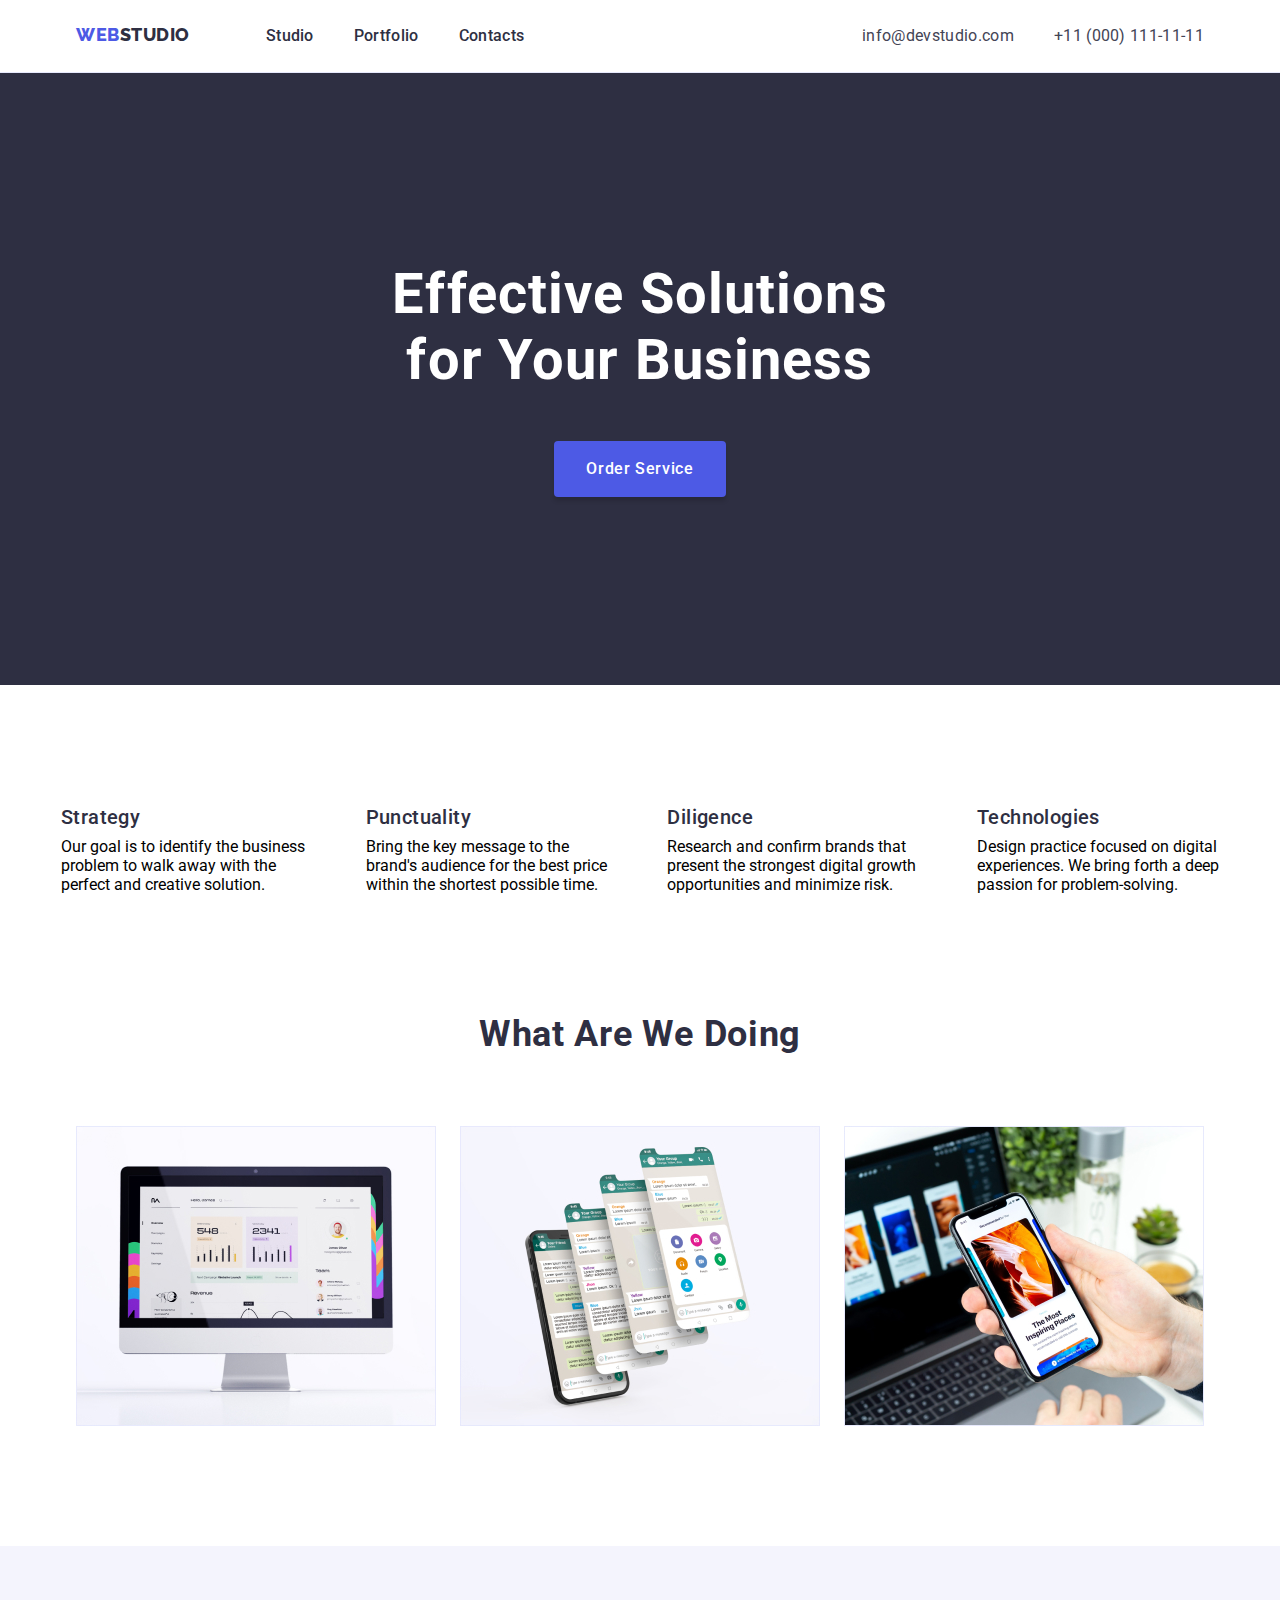
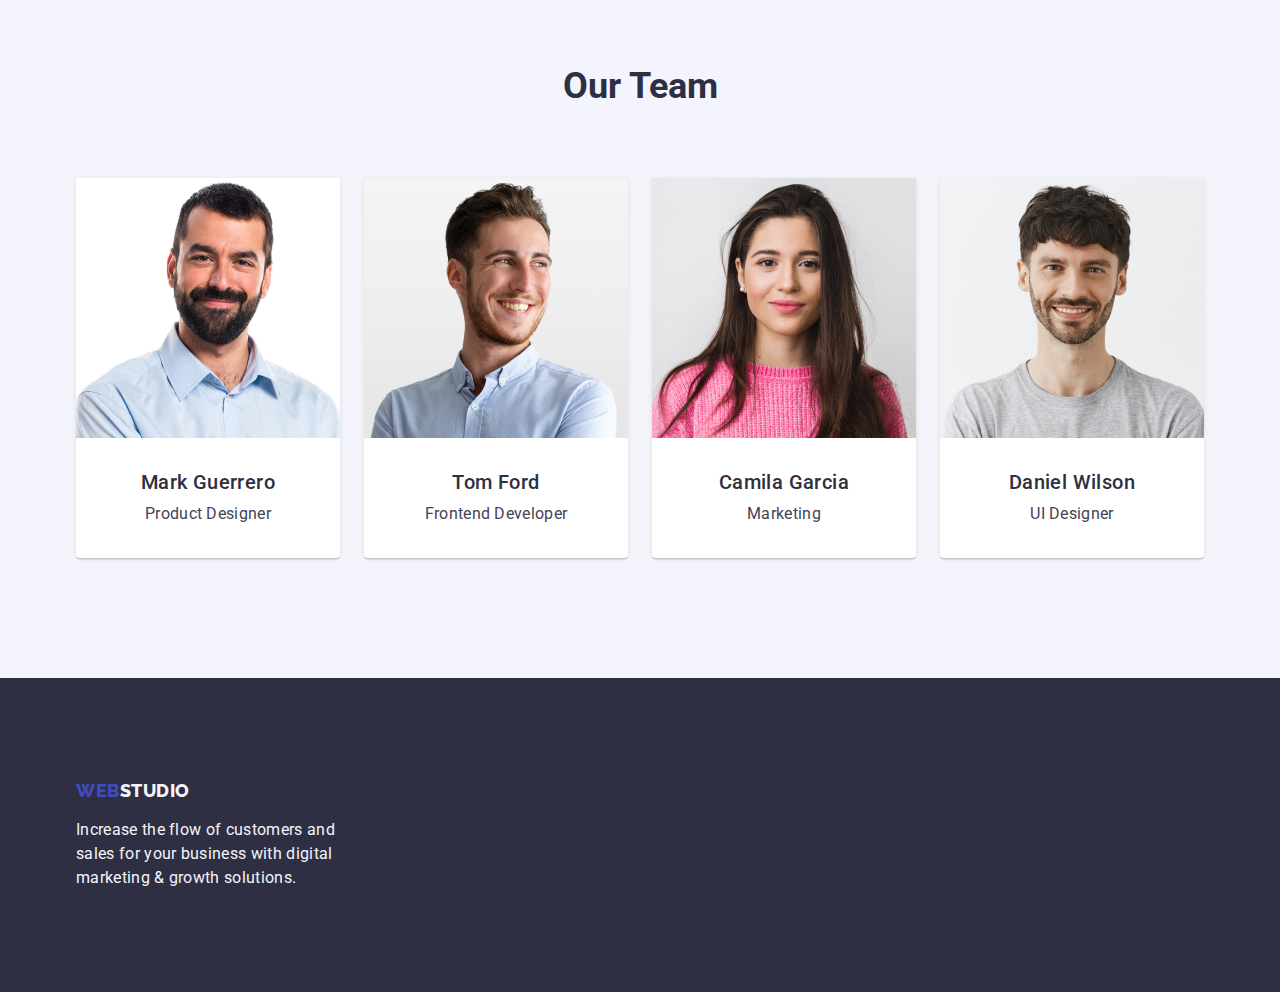
<file: index.html>
<!DOCTYPE html>
<html lang="en">

<head>
    <meta charset="UTF-8">
    <meta name="viewport" content="width=device-width, initial-scale=1.0" />
    <title>main page</title>
    <link rel="stylesheet" href="css/styles.css" />
    <link rel="preconnect" href="https://fonts.googleapis.com">
    <link rel="preconnect" href="https://fonts.gstatic.com" crossorigin>
    <link href="https://fonts.googleapis.com/css2?family=Raleway:wght@800&family=Roboto:wght@400;500;700;900&display=swap" rel="stylesheet">
</head>
<body>
    <!-- Header Section -->
    <header class="main-header">
        <div class="container header-container">
            <nav class=" nav-header">
            <div class="nav-logo">
                <a class="nav-logo-link" href="index.html">WEB<span class="studio">STUDIO</span></a>
            </div>
            <ul class="nav-list">
                <li class="nav-list-item">
                    <a class="nav-list-link" href="index.html">Studio</a>
                </li>
                <li class="nav-list-item">
                    <a class="nav-list-link" href="portfolio.html">Portfolio</a>
                </li>
                <li class="nav-list-item">
                    <a class="nav-list-link" href="index.html">Contacts</a>
                </li>
            </ul>
        </nav>
        <address class="address">
            <ul class="address-list">
                <li class="address-list-item">
                    <a class="address-list-link" href="mailto:info@devstudio.com">info@devstudio.com</a>
                </li>
                <li class="address-list-item">
                    <a class="address-list-link" href="tel:+110001111111">+11 (000) 111-11-11</a>
                </li>
            </ul>
        </address>
    </div>
    </header>
    <!-- Main Section -->
    <main class="main">
        <section class="hero">
            <div class="container hero-container">
           <h1 class="hero-title">Effective Solutions <br>for Your Business</h1>
           <button class="hero-button" type="button">Order Service</button>
            </div>
        </section>
        <section class="features">
            <div class="container features-container">
                <h2 hidden="" class="features-title">Features</h2>
                <ul class="features-list">
                    <li class="features-list-item">
                        <h3 class="features-list-title">Strategy</h3>
                        <p class="features-item-description">Our goal is to identify the business <br>problem to walk
                            away with the <br>perfect and creative solution.</p>
                    </li>
                    <li class="features-list-item">
                        <h3 class="features-list-title">Punctuality</h3>
                        <p class="features-item-description">Bring the key message to the <br>brand's audience for the best
                            price <br>within the shortest possible time.</p>
                    </li>
                    <li class="features-list-item">
                        <h3 class="features-list-title">Diligence</h3>
                        <p class="features-item-description">Research and confirm brands that <br>present the strongest
                            digital growth <br>opportunities and minimize risk.</p>
                    </li>
                    <li class="features-list-item">
                        <h3 class="features-list-title">Technologies</h3>
                        <p class="features-item-description">Design practice focused on digital <br>experiences. We
                            bring forth a deep <br>passion for problem-solving.</p>
                    </li>
                </ul>
            </div>
        </section>
        <section class="services">
            <div class="container services-container">
            <h2 class="services-title">What are we doing</h2>
                <ul class="services-list">
                    <li class="services-list-images">
                        <img src="./images/images-main/imgi1.jpg" alt="images" width="360px">
                    </li>
                    <li class="body-header-images-list">
                        <img src="./images/images-main/imgi2.jpg" alt="images" width="360px">
                    </li>
                    <li class="body-header-images-list">
                        <img src="./images/images-main/imgi3.jpg" alt="images" width="360px">
                    </li>
                </ul>
            </div>
        </section>

        <section class="team">
            <div class="container team-container">
            <h2 class="team-title" width="162px">Our Team</h2>
            <ul class="team-list">
                <li class="team-list-images">
                    <img class="card"  src="./images/images-main/imgi4.jpg" alt="images" width="264px">
                    <div class="team-list-title-container">
                        <h3 class="team-list-title">Mark Guerrero</h3>
                        <p class="team-list-description">Product Designer</p>
                    </div>
                    
                </li>
                <li class="team-list-images">
                    <img class="card"  src="./images/images-main/imgi5.jpg" alt="images" width="264px">
                    <div class="team-list-title-container">
                        <h3 class="team-list-title">Tom Ford</h3>
                        <p class="team-list-description">Frontend Developer</p>
                    </div>
                    
                </li>
                <li class="team-list-images">
                    <img class="card" src="./images/images-main/imgi6.jpg" alt="images" width="264px">
                    <div class="team-list-title-container">
                        <h3 class="team-list-title">Camila Garcia</h3>
                        <p class="team-list-description">Marketing</p>
                    </div>
                    
                </li>
                <li class="team-list-images">
                    <img class="card" src="./images/images-main/imgi7.jpg" alt="images" width="264px">
                    <div class="team-list-title-container">
                        <h3 class="team-list-title">Daniel Wilson</h3>
                        <p class="team-list-description">UI Designer</p>
                    </div>
                    
                </li>
            </ul>
            </div>
        </section>
    </main>

    <footer class="footer">
            <div class="container footer-container">
            <a class="footer-logo-link" href="index.html" >WEB<span class="studio-footer">STUDIO</span></a>
            <p class="footer-description">Increase the flow of customers and <br>sales for your business with digital <br>marketing & growth solutions.</p>
            </div>
      
    </footer>
</body>
</html>
</file>
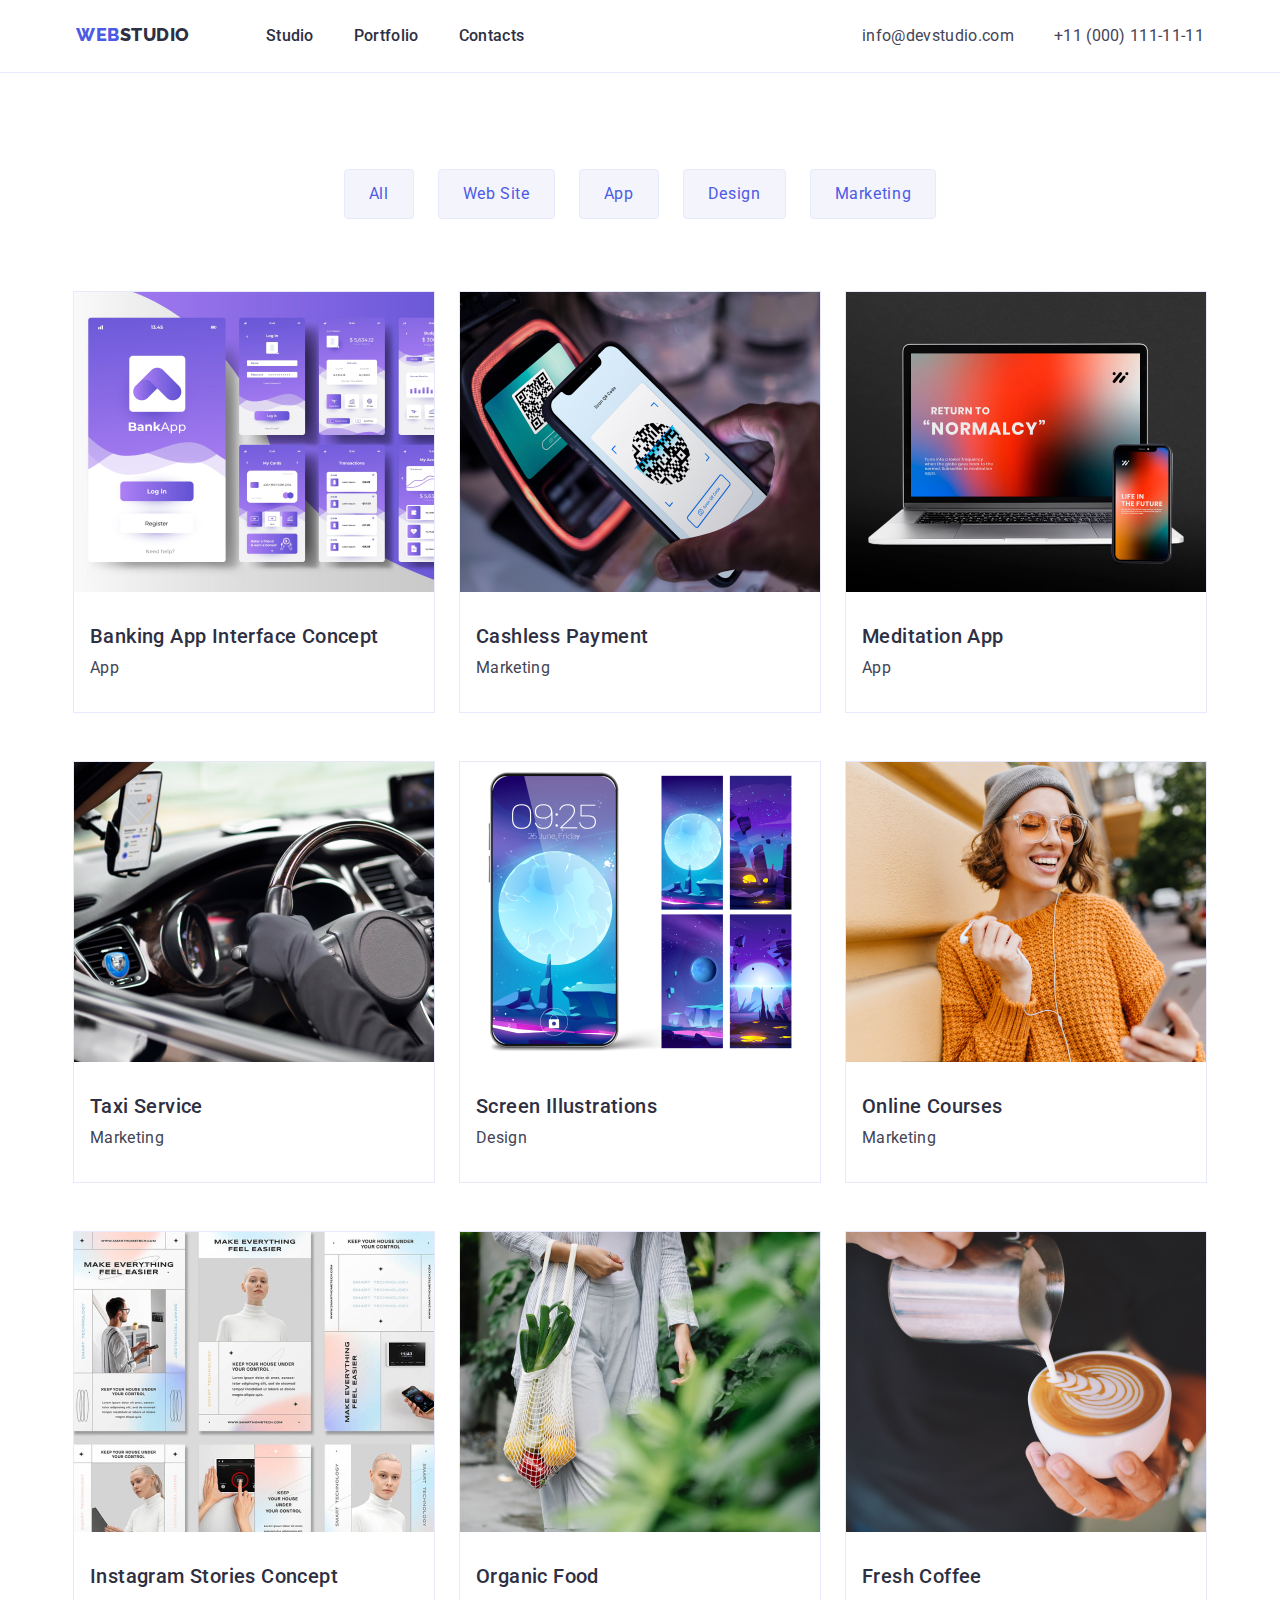
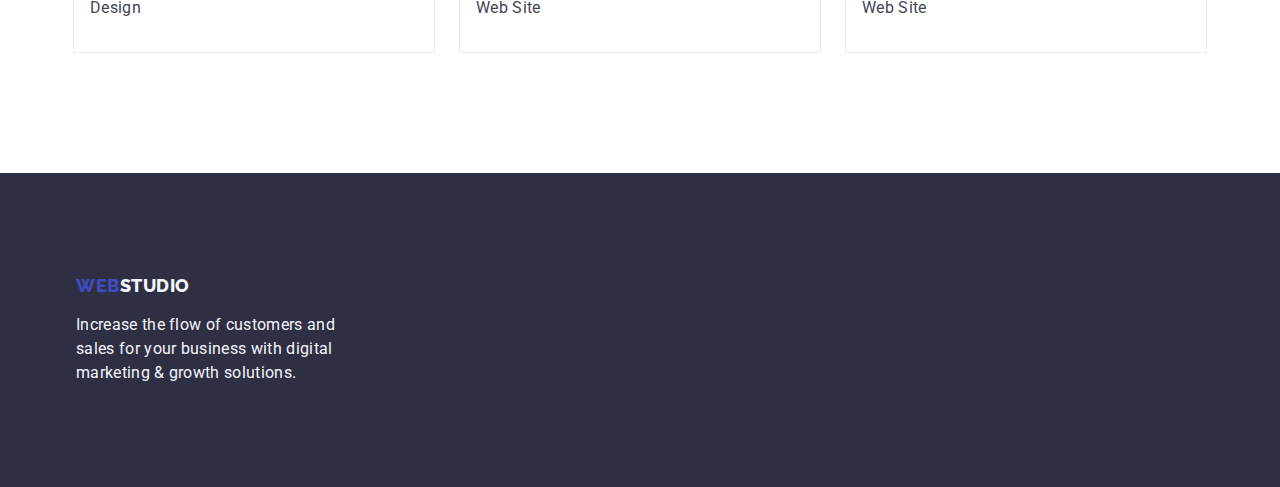
<file: portfolio.html>
<!DOCTYPE html>
<html lang="en">

<head>
    <meta charset="UTF-8">
    <meta name="viewport" content="width=device-width, initial-scale=1.0" />
    <title>main page</title>
    <link rel="stylesheet" href="css/styles.css" />
    <link rel="preconnect" href="https://fonts.googleapis.com">
    <link rel="preconnect" href="https://fonts.gstatic.com" crossorigin>
    <link href="https://fonts.googleapis.com/css2?family=Raleway:wght@800&family=Roboto:wght@400;500;700;900&display=swap" rel="stylesheet">
</head>

<body>
    <!-- Header Section -->
    <header class="main-header">
        <div class="container header-container">
            <nav class=" nav-header">
                <div class="nav-logo">
                    <a class="nav-logo-link" href="index.html">WEB<span class="studio">STUDIO</span></a>
                </div>
                <ul class="nav-list">
                    <li class="nav-list-item">
                        <a class="nav-list-link" href="index.html">Studio</a>
                    </li>
                    <li class="nav-list-item">
                        <a class="nav-list-link" href="portfolio.html">Portfolio</a>
                    </li>
                    <li class="nav-list-item">
                        <a class="nav-list-link" href="index.html">Contacts</a>
                    </li>
                </ul>
            </nav>
            <address class="address">
                <ul class="address-list">
                    <li class="address-list-item">
                        <a class="address-list-link" href="mailto:info@devstudio.com">info@devstudio.com</a>
                    </li>
                    <li class="address-list-item">
                        <a class="address-list-link" href="tel:+110001111111">+11 (000) 111-11-11</a>
                    </li>
                </ul>
            </address>
        </div>
    </header>
    <main>
        <!-- Main Section -->
        <main>
            <section class="menu">
                <div class="container menu-container">
                    <h2 hidden="" class="menu-title">menu</h2>
                    <ul class="menu-list">
                        <li class="menu-list-item">
                            <button class="menu-item-button" type="button" href="portfolio.html">All</button>
                        </li>
                        <li class="menu-list-item">
                            <button class="menu-item-button" type="button" href="portfolio.html">Web Site</button>
                        </li>
                        <li class="menu-list-item">
                            <button class="menu-item-button" type="button" href="portfolio.html">App</button>
                        </li>
                        <li class="menu-list-item">
                            <button class="menu-item-button" type="button" href="portfolio.html">Design</button>
                        </li>
                        <li class="menu-list-item">
                            <button class="menu-item-button" type="button" href="portfolio.html">Marketing</button>
                        </li>
                    </ul>
                </div>
            </section>

        <section class="online-app">
            <div class="container online-app-container">
                <h2 hidden="" class="online-app-title">Image Thumnails</h2>
                <ul class="online-app-list">
                    <li class="online-app-list-item">
                        <img class="online-app-list-images-thumbnail" src="./images/images-portfolio/img1.jpg" alt="images"
                            width="360px">
                            <div class="online-app-list-title-container">
                                <h3 class="online-app-list-title">Banking App Interface Concept</h3>
                                <p class="online-app-description">App</p>
                            </div>
                    </li>
                    <li class="online-app-list-item">
                        <img class="online-app-list-images-thumbnail" src="./images/images-portfolio/img2.jpg" alt="images"
                            width="360px">
                            <div class="online-app-list-title-container">
                        <h3 class="online-app-list-title">Cashless Payment</h3>
                        <p class="online-app-description">Marketing</p>
                        </div>
                    </li>
                    <li class="online-app-list-item">
                        <img class="online-app-list-images-thumbnail" src="./images/images-portfolio/img3.jpg" alt="images"
                            width="360px">
                            <div class="online-app-list-title-container">
                        <h3 class="online-app-list-title">Meditation App</h3>
                        <p class="online-app-description">App</p>
                        </div>
                    </li>
                    <li class="online-app-list-item">
                        <img class="online-app-list-images-thumbnail" src="./images/images-portfolio/img4.jpg" alt="images"
                            width="360px">
                            <div class="online-app-list-title-container">
                        <h3 class="online-app-list-title">Taxi Service</h3>
                        <p class="online-app-description">Marketing</p>
                        </div>
                    </li>
                    <li class="online-app-list-item">
                        <img class="online-app-list-images-thumbnail" src="./images/images-portfolio/img5.jpg" alt="images"
                            width="360px">
                            <div class="online-app-list-title-container">
                        <h3 class="online-app-list-title">Screen Illustrations</h3>
                        <p class="online-app-description">Design</p>
                        </div>
                    </li>
                    <li class="online-app-list-item">
                        <img class="online-app-list-images-thumbnail" src="./images/images-portfolio/img6.jpg" alt="images"
                            width="360px">
                            <div class="online-app-list-title-container">
                        <h3 class="online-app-list-title">Online Courses</h3>
                        <p class="online-app-description">Marketing</p>
                        </div>
                    </li>
                    <li class="online-app-list-item">
                        <img class="online-app-list-images-thumbnail" src="./images/images-portfolio/img7.jpg" alt="images"
                            width="360px">
                            <div class="online-app-list-title-container">
                        <h3 class="online-app-list-title">Instagram Stories Concept</h3>
                        <p class="online-app-description">Design</p>
                        </div>
                    </li>
                    <li class="online-app-list-item">
                        <img class="online-app-list-images-thumbnail" src="./images/images-portfolio/img8.jpg" alt="images"
                            width="360px">
                            <div class="online-app-list-title-container">
                        <h3 class="online-app-list-title">Organic Food</h3>
                        <p class="online-app-description">Web Site</p>
                        </div>
                    </li>
                    <li class="online-app-list-item">
                        <img class="online-app-list-images-thumbnail" src="./images/images-portfolio/img9.jpg" alt="images"
                            width="360px">
                            <div class="online-app-list-title-container">
                        <h3 class="online-app-list-title">Fresh Coffee</h3>
                        <p class="online-app-description">Web Site</p>
                        </div>
                    </li>
                </ul>
            </div>
        </section>
    </main>
<!-- Footer Section -->
<footer class="footer">
    <div class="container footer-container">
        <a class="footer-logo-link" href="index.html">WEB<span class="studio-footer">STUDIO</span></a>
        <p class="footer-description">Increase the flow of customers and <br>sales for your business with digital
            <br>marketing & growth solutions.</p>
    </div>
    </footer>
    </body>
</html>
</file>
<file: css/styles.css>
* {
    margin: 0;
    padding: 0;
    box-sizing: border-box;
}

body {
    font-family: 'Roboto';
}

img {
    display: block;
    max-width: 100%;
    height: auto;
}

h1,
h2,
h3,
h4,
h5,
h6,
p,
ul {
    margin: 0;
    padding: 0;
}

:root {
    --iris: #4d5ae5;
    --navyblue: #2E2F42;
    --ocean: #404bbf;
    --white: #ffffff;
    --slate: #434455;
    --cornflower: #e7e9fc;
    --cloud: #f4f4fd;
    --green: #31d0aa;
    --lightslate: #8e8f99;
    --navybluemodal: #2e2f42;
    --grey: #2e2f42;
    --dairy: #fcfcfc;
}
.container{
    width:1158px;
    margin:0 auto;
}
.header-container{
    display: flex;
    justify-content: space-between;
    padding: 0px 15px;
}
.main-header {
    display:flex;
    background-color:var(--white);
    border-bottom: 1px solid var(--cornflower);
    padding:24px 0px;
}

button {
    border: unset;
    font-family: inherit;
    cursor: pointer;
    outline: none;
}

a {
    text-decoration: none;
}

.nav-header {
    display: inline-flex;
    gap:76px;
}

.nav-logo-link {
    color: var(--iris);
    font-family: Raleway;
    font-size: 18px;
    font-style: normal;
    font-weight: 800;
    line-height: 21px;
    letter-spacing: 0.54px;
    text-transform: uppercase;
}

.nav-logo-link:hover {
    color: var(--ocean);
}

.studio {
    color: var(--navyblue);
    font-family: Raleway;
    font-size: 18px;
    font-style: normal;
    font-weight: 800;
    line-height: 21px;
    letter-spacing: 0.54px;
    text-transform: uppercase;
}

.studio:hover {
    color: var(--ocean);
}

.nav-list{
    display: inline-flex;
    gap: 40px;
}

.nav-list-item {
    list-style: none;
}

.nav-list-link {
    color: var(--navyblue);
    font-size: 16px;
    font-style: normal;
    font-weight: 500;
    line-height: 24px;
    letter-spacing: 0.32px;
}

.nav-list-link:hover {
    color: var(--ocean);
}

.address {
    display: inline-flex;
}

.address-list {
    display: inline-flex;
    gap: 40px;
    padding: right 156px;
}

.address-list-item {
    display: inline-flex;
    list-style: none;
}

.address-list-link {
    display: inline-flex;
    text-decoration: none;
    color: var(--slate);
    font-family: Roboto;
    font-size: 16px;
    font-style: normal;
    font-weight: 400;
    line-height: 24px;
    letter-spacing: 0.32px;
}

.address-list-link:hover {
    color: var(--ocean);
}

/* Reset default button */
button{
    border:unset;
    font-family:inherit;
    cursor:pointer;
    outline:none;
}

.hero {
    display:block;
    background-color:var(--navyblue);
    padding: 188px 0px;
}

.hero-container{
    display:flex;
    flex-direction:column;
    align-items:center;
    gap:48px;
}

.hero-title{
    color:var(--white);
    font-size: 56px;
    font-style: normal;
    font-weight: 700;
    letter-spacing: 1.12px;
    text-align: center;
}

.hero-button {
        display: inline-flex;
        color: var(--white);
        text-align: center;
        font-size: 16px;
        font-style: normal;
        font-weight: 500;
        line-height: 24px;
        letter-spacing: 0.64px;
        border-radius: 4px;
        background: var(--iris);
        box-shadow: 0px 4px 4px 0px rgba(0, 0, 0, 0.15);
        padding: 16px 32px;
        align-items: flex-start;
        gap: 10px;
        cursor: pointer;
}

.hero-button:hover {
    color: var(--white);
    background: var(--ocean);
}

.features{
    display: block;
    background-color: var(--white);
    padding:120px 0px;
    /* margin-top: 120px; */
}

.features-container {
    display: flex;
    justify-content: space-between;
    align-items: center;
}

.features-list {
    display:flex;
    list-style: none;
    width:100%;
    justify-content: space-between;
    /* gap:24px; */
}

.features-list-item{
   align-items  : center;
}

.features-list-title {
    color: var(--navyblue);
    font-size: 20px;
    font-style: normal;
    font-weight: 500;
    line-height: 24px;
    letter-spacing: 0.4px;
    padding-bottom:8px;
}

.services{
    display:block;
    background-color: var(--white);
    padding-bottom:120px;
}

.services-container{
    display:flex;
    flex-direction: column;
    align-items: center;
    gap:72px;  
}

 .services-title{
    display:inline-block;
    color: var(--navyblue);
    font-size: 36px;
    font-style: normal;
    line-height: 40px;
    letter-spacing: 0.72px;
    text-transform: capitalize;
}

.services-list{
    display: inline-flex;
    list-style:none;
    gap:24px;
}

.team{
    display:block;
    background-color: var(--cloud);
    padding:120px 0px;
}

.team-container{
    display:flex;
    flex-direction: column;
    align-items:center;
    gap:72px;
}

.team-title {
    display: inline-flex;
    color: var(--navyblue);
    font-size: 36px;
    font-style: normal;
    line-height: 40px;
    text-transform: capitalize;
   
}
.team-list{
    display:flex;
    gap:24px;
}

.team-list-images{
    display:flex;
    flex-direction: column;
    justify-content: center;
    align-items: center;
    border-radius: 0px 0px 4px 4px;
    background: var(--white);
    box-shadow: 0px 2px 1px 0px rgba(46, 47, 66, 0.08), 0px 1px 1px 0px rgba(46, 47, 66, 0.16), 0px 1px 6px 0px rgba(46, 47, 66, 0.08);
}

.team-list-title-container{
    display:flex;
    flex-direction: column;
    align-items:center;
    padding:32px 16px;
}

.team-list-title{
    color: var(--navyblue);
    text-align: center;
    font-size: 20px;
    font-style: normal;
    font-weight: 500;
    line-height: 24px;
    letter-spacing: 0.4px;
    padding-bottom:8px;
}

.team-list-description{
    color: var(--slate);
    text-align: center;
    font-size: 16px;
    font-style: normal;
    font-weight: 400;
    line-height: 24px;
    letter-spacing: 0.32px;

} 

.image-thumbnails {
    width: 360px;
    height: 300px;
    border: 1px solid var(--cornflower);
    background: var(--white);

}

.footer{
    display:block;
    background: var(--navyblue);
    padding:101.5px 0px;
}

.footer-container{
    display:flex;
    flex-direction: column;
    gap:17.5px;
    padding:0px 15px;
}
.footer-logo-link{
        color: var(--iris);
        font-family: Raleway;
        font-size: 18px;
        font-style: normal;
        font-weight: 800;
        line-height: 21px;
        letter-spacing: 0.54px;
        text-transform: uppercase;
        text-decoration: none;
}

.studio-footer{ 
        color: var(--cloud,);
        font-family: Raleway;
        font-size: 18px;
        font-style: normal;
        font-weight: 800;
        line-height: 21px;
        text-transform: uppercase;
        text-decoration: none;
}

.footer-description{
    color: var(--cloud);
        font-size: 16px;
        font-style: normal;
        font-weight: 400;
        line-height: 24px;
        letter-spacing: 0.32px;        
}

.footer-logo-link, 
.studio-footer:hover{
    color: var(--ocean);
}

/* CSS for portfolio.html below */
.menu {
    display:block;
    background-color: nav(--ocean);
    padding-top: 96px;
    padding-bottom: 72px;
}
.menu-container {
    display:flex;
    flex-direction: column;
    align-items: center;
}
.menu-list {
    display: flex;
    list-style: none;
    gap: 24px;
}
.menu-item-button {
    color: var(--iris);
    text-align: center;
    font-size: 16px;
    font-style: normal;
    ont-weight: 500;
    line-height: 24px;
    letter-spacing: 0.64px;
    display: block;
    padding: 12px 24px;
    border-radius: 4px;
    background-color: var(--cloud);
    border: 1px solid var(--cornflower);

}

.menu-item-button:hover {
    color: var(--white);
    background: var(--ocean);
    box-shadow: 0px 2px 2px 0px rgba(0, 0, 0, 0.12), 0px 2px 1px 0px rgba(0, 0, 0, 0.08), 0px 3px 1px 0px rgba(0, 0, 0, 0.10);
    border-color: var(--ocean);
}

.online-app{
    display:block;
    background-color: var(--white);
    /* padding-top:72px; */
    padding-bottom: 120px;
}

.online-app-container{
    display: flex;
    flex-direction: column;
    align-items: center;
}

.online-app-list{
    display:flex;
    list-style:none;
    flex-wrap:wrap;
    column-gap:24px;
    row-gap:48px;
    align-items:center;
    justify-content: center;
}
.online-app-list-item{
    border: 1px solid var(--cornflower);
    background: var(--white);
}

.online-app-list-title{
    padding-top:32px;
}
.online-app-list-title-container{
    display: flex;
    flex-direction: column;
    text-indent: 16px;
    gap: 8px;
    padding-bottom: 32px;
}

.online-app-list-title{
        color: var(--navyblue);
        font-size: 20px;
        font-style: normal;
        font-weight: 500;
        line-height: 24px;
        letter-spacing: 0.4px;
}

.online-app-description{
        color: var(--slate);
        font-size: 16px;
        font-style: normal;
        font-weight: 400;
        line-height: 24px;
        letter-spacing: 0.32px;
}
</file>
